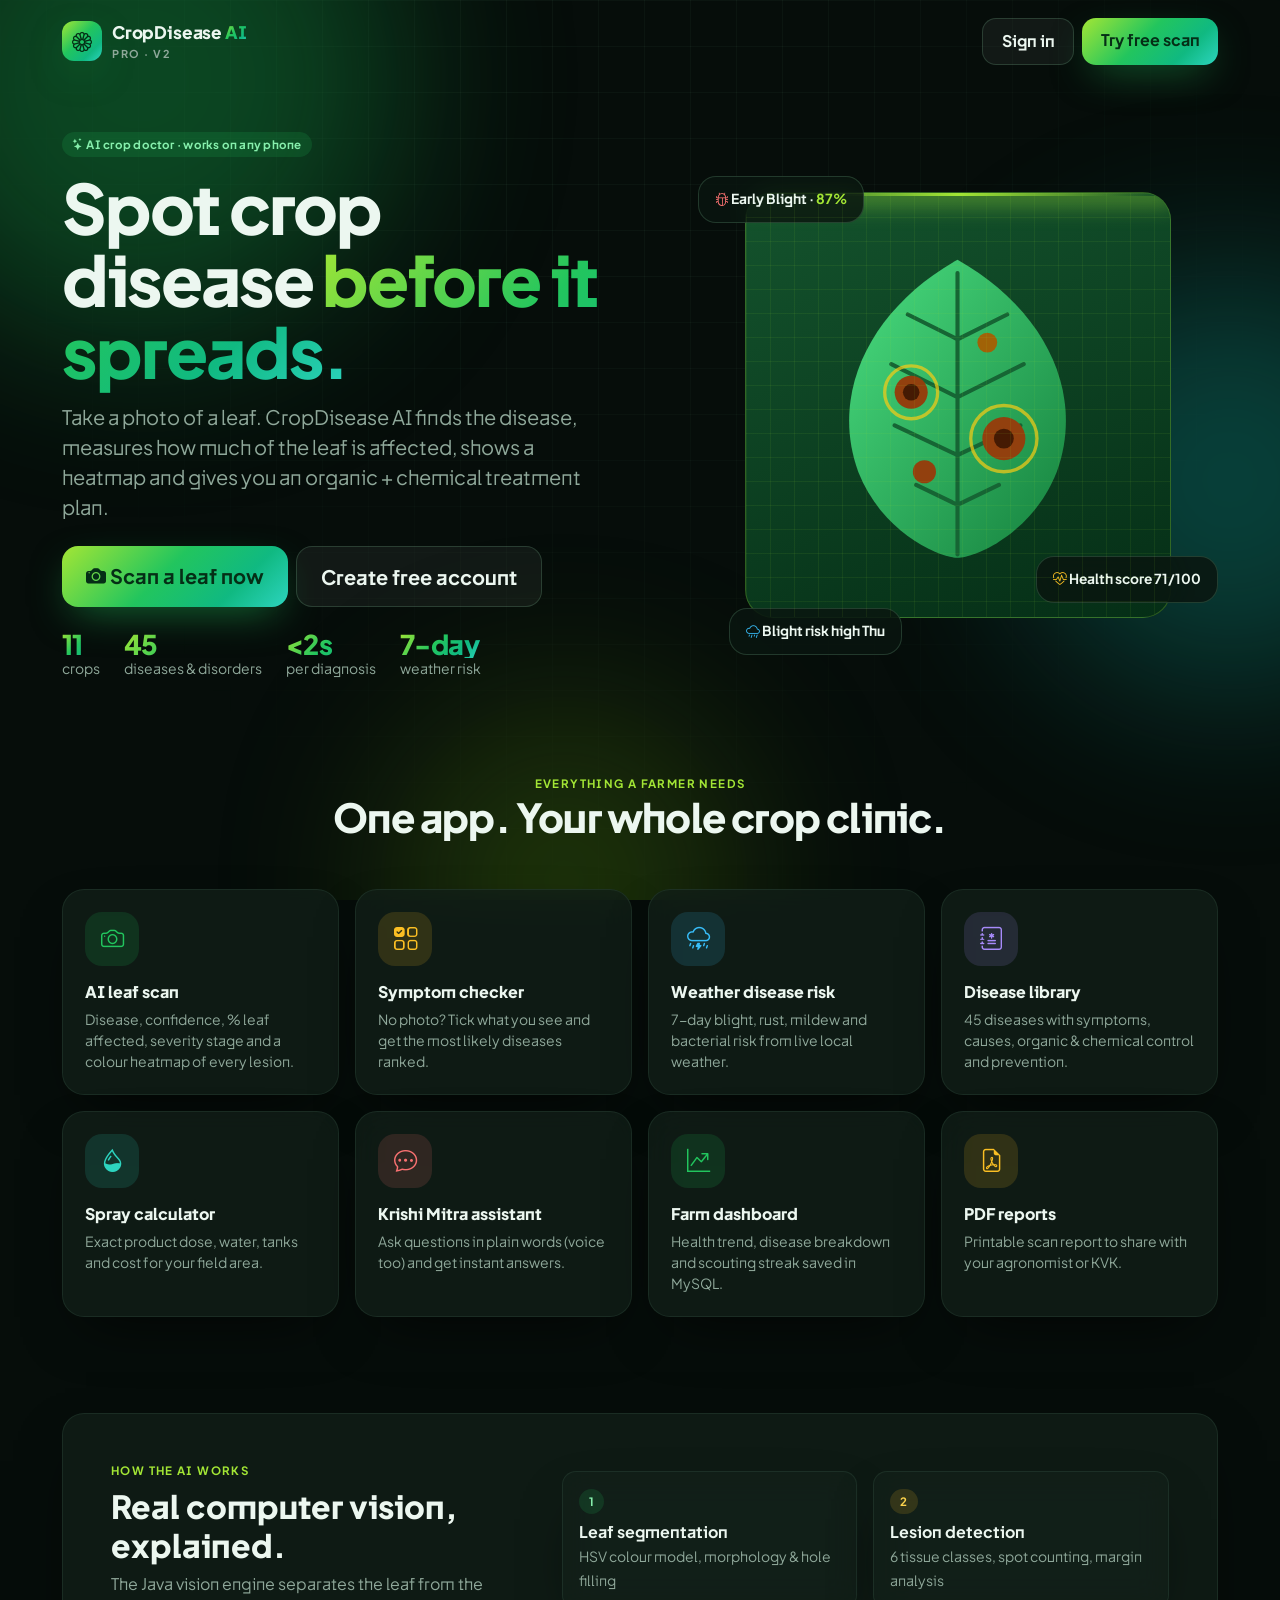
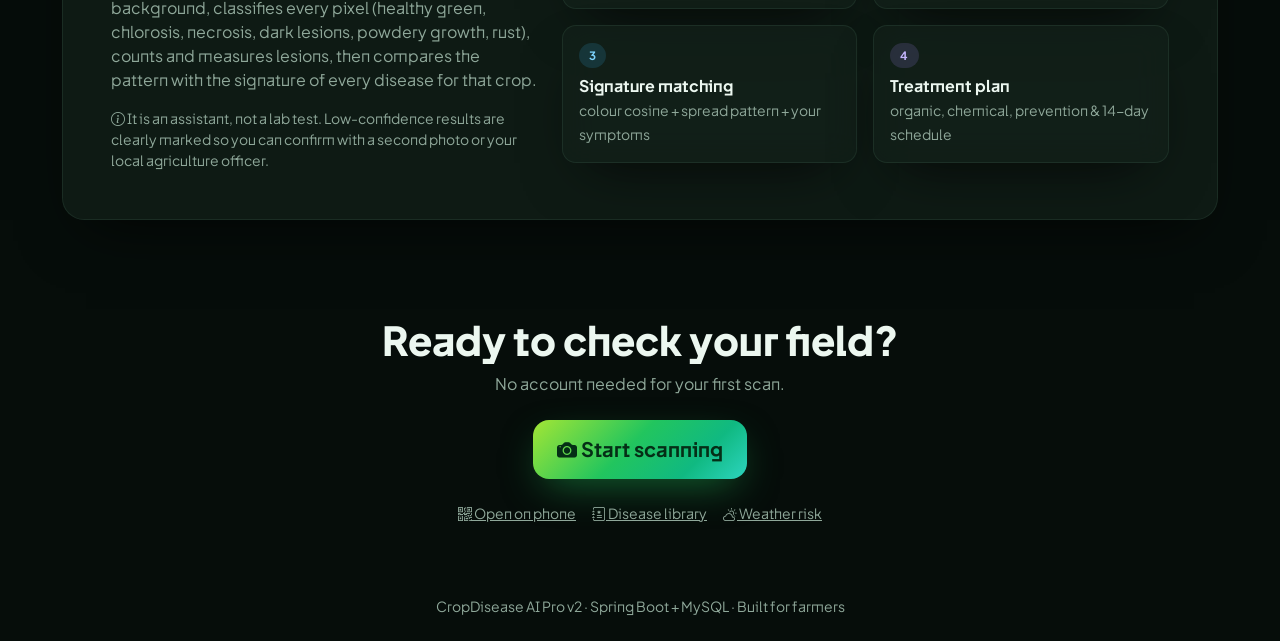
<file: src/main/resources/static/index.html>
<!DOCTYPE html>
<html lang="en" data-bs-theme="dark">
<head>
    <meta charset="UTF-8">
    <meta name="viewport" content="width=device-width, initial-scale=1, viewport-fit=cover">
    <title>CropDisease AI Pro · AI crop doctor</title>
    <meta name="description" content="Detect crop leaf diseases from a photo, get treatment plans, weather disease-risk alerts and a farm assistant.">
    <link href="https://fonts.googleapis.com/css2?family=Plus+Jakarta+Sans:wght@400;500;600;700;800&display=swap" rel="stylesheet">
    <link href="https://cdn.jsdelivr.net/npm/bootstrap@5.3.3/dist/css/bootstrap.min.css" rel="stylesheet">
    <link href="https://cdn.jsdelivr.net/npm/bootstrap-icons@1.11.3/font/bootstrap-icons.min.css" rel="stylesheet">
    <link href="css/app.css" rel="stylesheet">
    <meta name="theme-color" content="#060D0A">
    <link rel="icon" href="img/logo.svg" type="image/svg+xml">
    <link rel="manifest" href="manifest.webmanifest">
</head>
<body>
<div class="bg-orbs"><span></span><span></span><span></span></div>
<div class="container" style="max-width:1180px">
    <nav class="nav-land">
        <a href="index.html" class="brand p-0"><span class="brand-mark"><i class="bi bi-flower1"></i></span>
            <span><b>CropDisease <span class="text-grad">AI</span></b><small>Pro · v2</small></span></a>
        <div class="d-flex gap-2" id="navBtns">
            <a href="login.html" class="btn btn-glass d-none d-sm-inline-block">Sign in</a>
            <a href="scan.html" class="btn btn-grad">Try free scan</a>
        </div>
    </nav>

    <!-- HERO -->
    <section class="row align-items-center g-5 py-4 py-lg-5">
        <div class="col-lg-6">
            <span class="badge-soft b-green reveal d1"><i class="bi bi-stars"></i> AI crop doctor · works on any phone</span>
            <h1 class="display-hero mt-3 reveal d2">Spot crop disease <span class="text-grad">before it spreads.</span></h1>
            <p class="fs-5 text-muted mt-3 reveal d3" style="max-width:520px">Take a photo of a leaf. CropDisease AI finds the disease, measures how much of the leaf is affected, shows a heatmap and gives you an organic + chemical treatment plan.</p>
            <div class="d-flex flex-wrap gap-2 mt-4 reveal d4">
                <a href="scan.html" class="btn btn-grad btn-lg"><i class="bi bi-camera-fill"></i> Scan a leaf now</a>
                <a href="signup.html" class="btn btn-glass btn-lg">Create free account</a>
            </div>
            <div class="d-flex gap-4 mt-4 reveal d5">
                <div><div class="stat-val text-grad">11</div><div class="small text-muted">crops</div></div>
                <div><div class="stat-val text-grad">45</div><div class="small text-muted">diseases & disorders</div></div>
                <div><div class="stat-val text-grad">&lt;2s</div><div class="small text-muted">per diagnosis</div></div>
                <div><div class="stat-val text-grad">7-day</div><div class="small text-muted">weather risk</div></div>
            </div>
        </div>
        <div class="col-lg-6">
            <div class="hero-visual reveal d3">
                <div class="leaf-card scanning">
                    <svg viewBox="0 0 200 200" width="78%" aria-hidden="true">
                        <defs><linearGradient id="lg" x1="0" y1="0" x2="1" y2="1"><stop offset="0" stop-color="#4ADE80"/><stop offset="1" stop-color="#15803D"/></linearGradient></defs>
                        <path d="M100 12 C150 40 178 90 160 140 C145 178 110 192 100 192 C90 192 55 178 40 140 C22 90 50 40 100 12Z" fill="url(#lg)"/>
                        <path d="M100 20 L100 190 M100 60 L70 45 M100 60 L130 45 M100 95 L60 75 M100 95 L140 75 M100 130 L62 112 M100 130 L138 112 M100 160 L75 148 M100 160 L125 148" stroke="#166534" stroke-width="2.5" fill="none" stroke-linecap="round"/>
                        <circle cx="72" cy="92" r="10" fill="#92400E"/><circle cx="72" cy="92" r="5" fill="#451A03"/>
                        <circle cx="128" cy="120" r="13" fill="#92400E"/><circle cx="128" cy="120" r="6" fill="#451A03"/>
                        <circle cx="118" cy="62" r="6" fill="#A16207"/><circle cx="80" cy="140" r="7" fill="#92400E"/>
                        <circle cx="72" cy="92" r="16" fill="none" stroke="#FACC15" stroke-width="2" opacity=".7"/>
                        <circle cx="128" cy="120" r="20" fill="none" stroke="#FACC15" stroke-width="2" opacity=".7"/>
                    </svg>
                </div>
                <div class="float-chip" style="top:6%;left:0"><i class="bi bi-bug text-red"></i> Early Blight · <span class="text-lime">87%</span></div>
                <div class="float-chip" style="bottom:12%;right:0;animation-delay:-2s"><i class="bi bi-heart-pulse text-amber"></i> Health score 71/100</div>
                <div class="float-chip" style="bottom:2%;left:6%;animation-delay:-3.5s"><i class="bi bi-cloud-rain text-sky"></i> Blight risk high Thu</div>
            </div>
        </div>
    </section>

    <!-- FEATURES -->
    <section class="py-5">
        <div class="text-center mb-5">
            <div class="small-caps text-lime">Everything a farmer needs</div>
            <h2 class="fw-800 display-6" style="letter-spacing:-.02em">One app. Your whole crop clinic.</h2>
        </div>
        <div class="row g-3" id="features"></div>
    </section>

    <!-- HOW -->
    <section class="py-5">
        <div class="glass p-4 p-lg-5">
            <div class="row g-4 align-items-center">
                <div class="col-lg-5">
                    <div class="small-caps text-lime">How the AI works</div>
                    <h2 class="fw-800 mt-2">Real computer vision, explained.</h2>
                    <p class="text-muted">The Java vision engine separates the leaf from the background, classifies every pixel (healthy green, chlorosis, necrosis, dark lesions, powdery growth, rust), counts and measures lesions, then compares the pattern with the signature of every disease for that crop.</p>
                    <p class="text-muted small mb-0"><i class="bi bi-info-circle"></i> It is an assistant, not a lab test. Low-confidence results are clearly marked so you can confirm with a second photo or your local agriculture officer.</p>
                </div>
                <div class="col-lg-7">
                    <div class="row g-3">
                        <div class="col-6"><div class="glass glass-sm h-100"><span class="badge-soft b-green">1</span><b class="d-block mt-2">Leaf segmentation</b><span class="small text-muted">HSV colour model, morphology & hole filling</span></div></div>
                        <div class="col-6"><div class="glass glass-sm h-100"><span class="badge-soft b-amber">2</span><b class="d-block mt-2">Lesion detection</b><span class="small text-muted">6 tissue classes, spot counting, margin analysis</span></div></div>
                        <div class="col-6"><div class="glass glass-sm h-100"><span class="badge-soft b-sky">3</span><b class="d-block mt-2">Signature matching</b><span class="small text-muted">colour cosine + spread pattern + your symptoms</span></div></div>
                        <div class="col-6"><div class="glass glass-sm h-100"><span class="badge-soft b-violet">4</span><b class="d-block mt-2">Treatment plan</b><span class="small text-muted">organic, chemical, prevention & 14-day schedule</span></div></div>
                    </div>
                </div>
            </div>
        </div>
    </section>

    <section class="py-5 text-center">
        <h2 class="fw-800 display-6">Ready to check your field?</h2>
        <p class="text-muted">No account needed for your first scan.</p>
        <a href="scan.html" class="btn btn-grad btn-lg mt-2"><i class="bi bi-camera-fill"></i> Start scanning</a>
        <div class="d-flex justify-content-center gap-3 mt-4 small text-muted">
            <a href="qr.html" class="text-muted"><i class="bi bi-qr-code"></i> Open on phone</a>
            <a href="library.html" class="text-muted"><i class="bi bi-journal-medical"></i> Disease library</a>
            <a href="weather.html" class="text-muted"><i class="bi bi-cloud-sun"></i> Weather risk</a>
        </div>
    </section>
    <footer class="text-center text-muted small py-4">CropDisease AI Pro v2 · Spring Boot + MySQL · Built for farmers</footer>
</div>
<script src="js/app.js"></script>
<script>
    const u = CD.user();
    if (u) CD.$("#navBtns").innerHTML = `<a href="home.html" class="btn btn-grad"><i class="bi bi-grid-1x2"></i> Open dashboard</a>`;
    const F = [
        ["bi-camera", "ico-green", "AI leaf scan", "Disease, confidence, % leaf affected, severity stage and a colour heatmap of every lesion."],
        ["bi-ui-checks-grid", "ico-amber", "Symptom checker", "No photo? Tick what you see and get the most likely diseases ranked."],
        ["bi-cloud-lightning-rain", "ico-sky", "Weather disease risk", "7-day blight, rust, mildew and bacterial risk from live local weather."],
        ["bi-journal-medical", "ico-violet", "Disease library", "45 diseases with symptoms, causes, organic & chemical control and prevention."],
        ["bi-droplet-half", "ico-teal", "Spray calculator", "Exact product dose, water, tanks and cost for your field area."],
        ["bi-chat-dots", "ico-red", "Krishi Mitra assistant", "Ask questions in plain words (voice too) and get instant answers."],
        ["bi-graph-up-arrow", "ico-green", "Farm dashboard", "Health trend, disease breakdown and scouting streak saved in MySQL."],
        ["bi-file-earmark-pdf", "ico-amber", "PDF reports", "Printable scan report to share with your agronomist or KVK."],
    ];
    CD.$("#features").innerHTML = F.map(([i, c, t, d], k) => `<div class="col-sm-6 col-lg-3"><div class="glass h-100 hoverable reveal d${(k % 5) + 1}">
        <div class="feature-ico ${c}"><i class="bi ${i}"></i></div><h6 class="fw-800">${t}</h6><p class="small text-muted mb-0">${d}</p></div></div>`).join("");
</script>
</body>
</html>
</file>
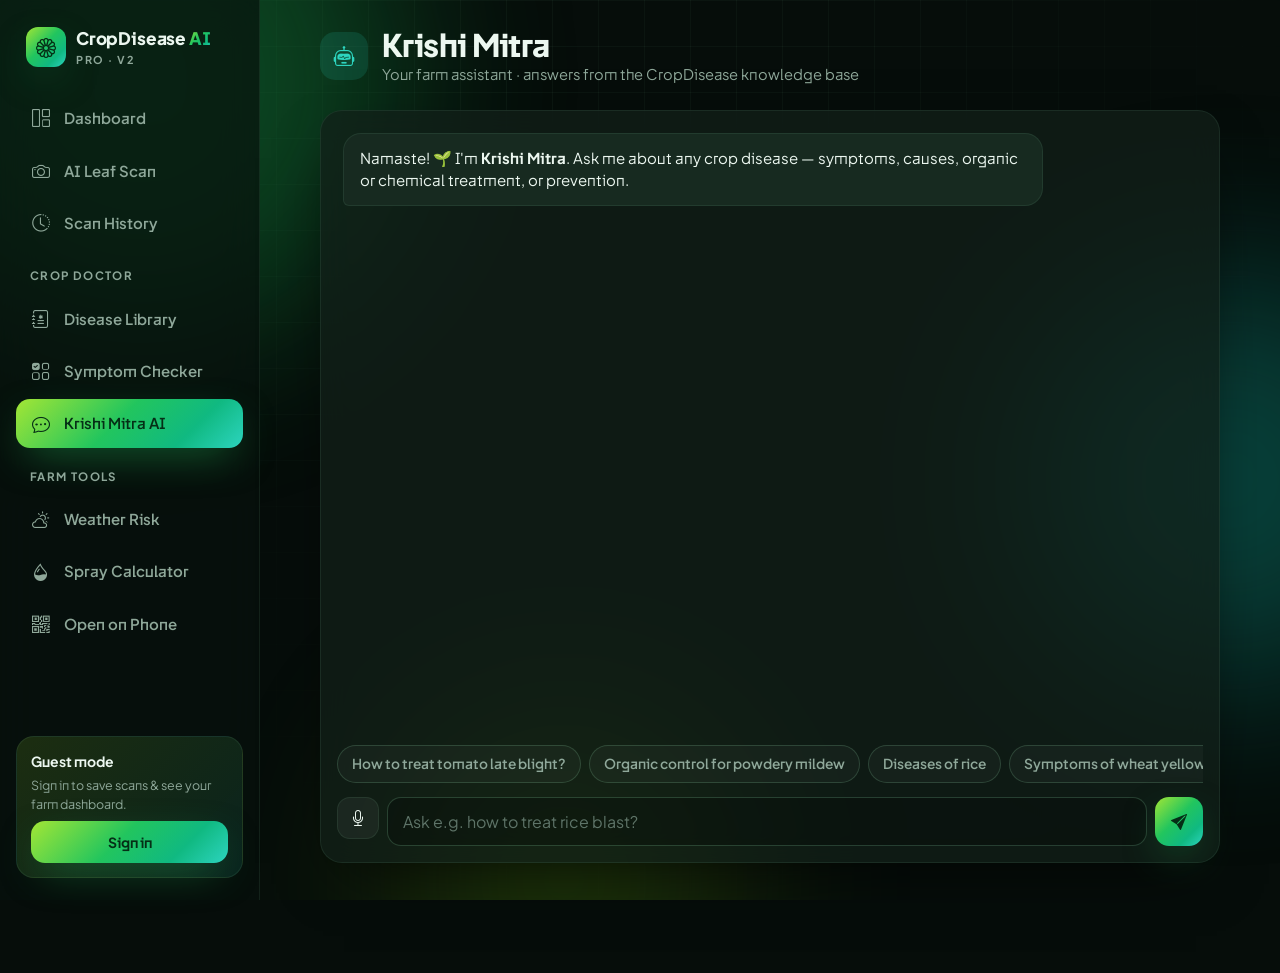
<file: src/main/resources/static/assistant.html>
<!DOCTYPE html>
<html lang="en" data-bs-theme="dark">
<head>
    <meta charset="UTF-8">
    <meta name="viewport" content="width=device-width, initial-scale=1, viewport-fit=cover">
    <title>Krishi Mitra · CropDisease AI</title>
    <link href="https://fonts.googleapis.com/css2?family=Plus+Jakarta+Sans:wght@400;500;600;700;800&display=swap" rel="stylesheet">
    <link href="https://cdn.jsdelivr.net/npm/bootstrap@5.3.3/dist/css/bootstrap.min.css" rel="stylesheet">
    <link href="https://cdn.jsdelivr.net/npm/bootstrap-icons@1.11.3/font/bootstrap-icons.min.css" rel="stylesheet">
    <link href="css/app.css" rel="stylesheet">
    <meta name="theme-color" content="#060D0A">
    <link rel="icon" href="img/logo.svg" type="image/svg+xml">
</head>
<body>
<div class="bg-orbs"><span></span><span></span><span></span></div>
<div class="app">
    <aside class="sidebar" id="sidebar"></aside>
    <main class="main"><div class="content" style="max-width:900px">
        <div class="mobile-head align-items-center mb-3" id="mobileHead"></div>
        <div class="topbar">
            <div class="stat-ico ico-teal"><i class="bi bi-robot"></i></div>
            <div class="flex-grow-1"><h1>Krishi Mitra</h1><div class="sub">Your farm assistant · answers from the CropDisease knowledge base</div></div>
        </div>
        <div class="glass p-3">
            <div class="chat" id="chat"></div>
            <div class="chip-scroll my-2" id="sugg"></div>
            <form class="d-flex gap-2" id="form">
                <button type="button" class="icon-btn flex-shrink-0" id="mic" title="Speak"><i class="bi bi-mic"></i></button>
                <input class="form-control" id="q" placeholder="Ask e.g. how to treat rice blast?" autocomplete="off">
                <button class="btn btn-grad px-3"><i class="bi bi-send-fill"></i></button>
            </form>
        </div>
    </div></main>
</div>
<nav class="bottom-nav" id="bottomNav"></nav>
<script src="js/app.js"></script>
<script>
    CD.shell("assistant");
    const chat = CD.$("#chat");

    function add(html, who) {
        const m = document.createElement("div");
        m.className = "msg " + who;
        m.innerHTML = html;
        chat.appendChild(m);
        chat.scrollTop = chat.scrollHeight;
        return m;
    }
    function suggestions(list) {
        CD.$("#sugg").innerHTML = (list || []).map(s => `<span class="chip">${CD.esc(s)}</span>`).join("");
    }
    CD.$("#sugg").addEventListener("click", e => { const c = e.target.closest(".chip"); if (c) ask(c.textContent); });

    async function ask(q) {
        q = q.trim(); if (!q) return;
        add(CD.esc(q), "me");
        CD.$("#q").value = "";
        const t = add(`<span class="typing"><span></span><span></span><span></span></span>`, "bot");
        try {
            const [r] = await Promise.all([CD.api("/api/assistant", { method: "POST", body: { question: q } }), new Promise(x => setTimeout(x, 600))]);
            t.innerHTML = `${CD.esc(r.text)}${r.bullets.length ? `<ul>${r.bullets.map(b => `<li>${CD.esc(b)}</li>`).join("")}</ul>` : ""}
                <div class="d-flex gap-2 mt-2">
                  ${r.diseaseCode ? `<a class="btn btn-glass btn-sm" href="disease.html?code=${r.diseaseCode}"><i class="bi bi-journal-medical"></i> Full guide</a>` : ""}
                  <button class="btn btn-glass btn-sm" data-say><i class="bi bi-volume-up"></i></button></div>`;
            t.querySelector("[data-say]").onclick = () => CD.speak(r.text + ". " + r.bullets.join(". "));
            suggestions(r.suggestions);
        } catch (e) { t.textContent = e.message; }
        chat.scrollTop = chat.scrollHeight;
    }

    CD.$("#form").onsubmit = e => { e.preventDefault(); ask(CD.$("#q").value); };

    // voice input (Chrome / Edge / Android)
    const SR = window.SpeechRecognition || window.webkitSpeechRecognition;
    if (SR) {
        const rec = new SR(); rec.lang = "en-IN"; rec.interimResults = false;
        rec.onresult = e => ask(e.results[0][0].transcript);
        rec.onend = () => CD.$("#mic").classList.remove("text-lime");
        CD.$("#mic").onclick = () => { CD.$("#mic").classList.add("text-lime"); rec.start(); };
    } else CD.$("#mic").onclick = () => CD.toast("Voice input isn't supported in this browser.");

    add(`Namaste${CD.user() ? " " + CD.esc(CD.user().fullName.split(" ")[0]) : ""}! 🌱 I'm <b>Krishi Mitra</b>. Ask me about any crop disease — symptoms, causes, organic or chemical treatment, or prevention.`, "bot");
    suggestions(["How to treat tomato late blight?", "Organic control for powdery mildew", "Diseases of rice", "Symptoms of wheat yellow rust", "What causes cotton leaf curl?"]);
</script>
</body>
</html>
</file>
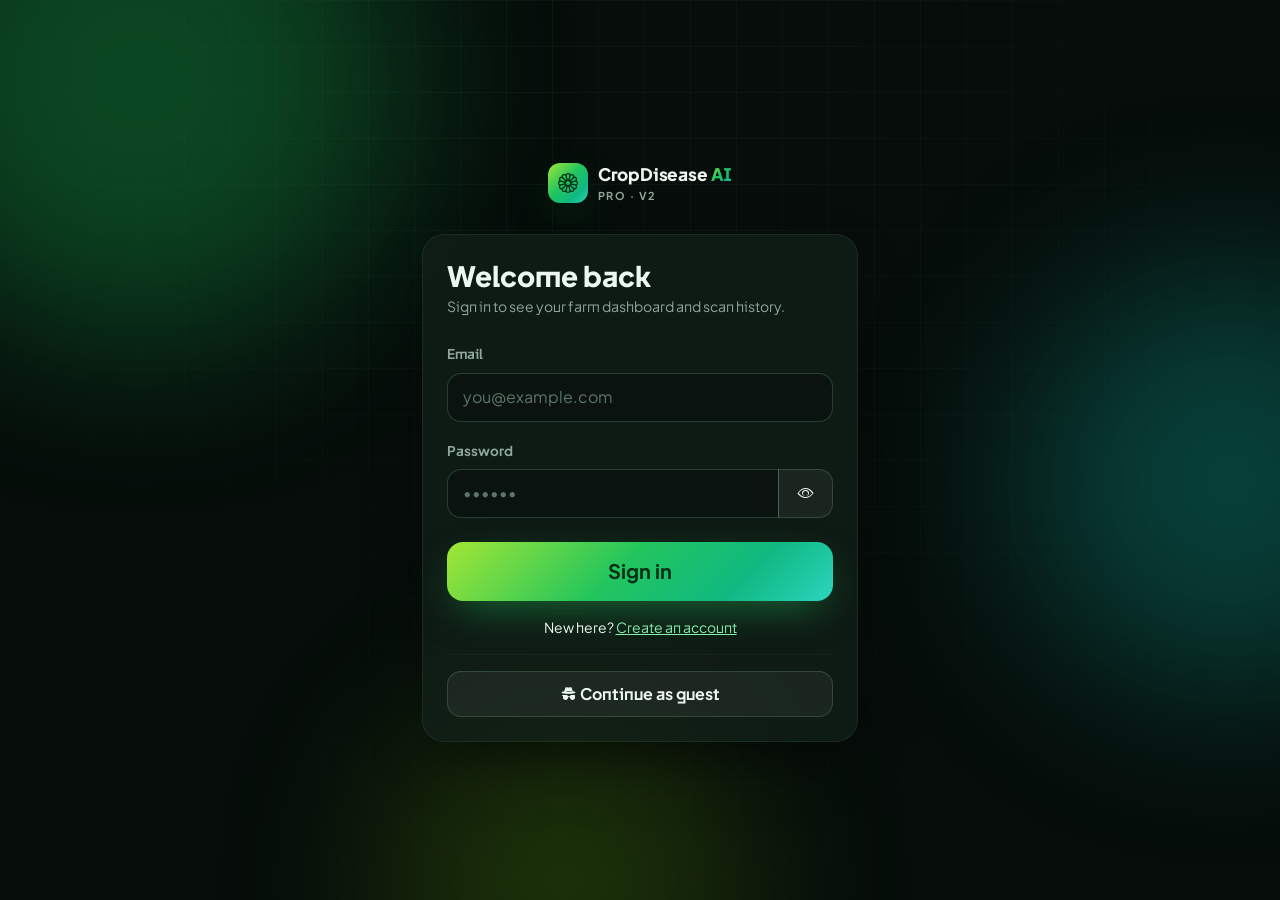
<file: src/main/resources/static/history.html>
<!DOCTYPE html>
<html lang="en" data-bs-theme="dark">
<head>
    <meta charset="UTF-8">
    <meta name="viewport" content="width=device-width, initial-scale=1, viewport-fit=cover">
    <title>Scan History · CropDisease AI</title>
    <link href="https://fonts.googleapis.com/css2?family=Plus+Jakarta+Sans:wght@400;500;600;700;800&display=swap" rel="stylesheet">
    <link href="https://cdn.jsdelivr.net/npm/bootstrap@5.3.3/dist/css/bootstrap.min.css" rel="stylesheet">
    <link href="https://cdn.jsdelivr.net/npm/bootstrap-icons@1.11.3/font/bootstrap-icons.min.css" rel="stylesheet">
    <link href="css/app.css" rel="stylesheet">
    <meta name="theme-color" content="#060D0A">
    <link rel="icon" href="img/logo.svg" type="image/svg+xml">
</head>
<body>
<div class="bg-orbs"><span></span><span></span><span></span></div>
<div class="app">
    <aside class="sidebar" id="sidebar"></aside>
    <main class="main"><div class="content">
        <div class="mobile-head align-items-center mb-3" id="mobileHead"></div>

        <section id="listView">
            <div class="topbar">
                <div class="flex-grow-1"><div class="small-caps">Saved in MySQL</div><h1>Scan History</h1>
                    <div class="sub">Every leaf you scanned, with its diagnosis, health score and heatmap.</div></div>
                <a href="scan.html" class="btn btn-grad"><i class="bi bi-camera"></i> <span class="d-none d-sm-inline">New scan</span></a>
            </div>
            <div class="glass glass-sm mb-3 d-flex flex-wrap gap-2 align-items-center">
                <div class="input-group" style="max-width:320px"><span class="input-group-text"><i class="bi bi-search"></i></span>
                    <input class="form-control" id="q" placeholder="Search disease, field, crop..."></div>
                <div class="chip-row" id="filters">
                    <span class="chip active" data-f="all">All</span>
                    <span class="chip" data-f="DISEASED">Diseased</span>
                    <span class="chip" data-f="UNCERTAIN">Uncertain</span>
                    <span class="chip" data-f="HEALTHY">Healthy</span>
                </div>
                <span class="ms-auto text-muted small" id="count"></span>
            </div>
            <div class="row g-3" id="list"></div>
        </section>

        <section id="detailView" class="d-none">
            <div class="topbar">
                <button class="icon-btn" id="back"><i class="bi bi-arrow-left"></i></button>
                <div class="flex-grow-1"><div class="small-caps" id="dDate"></div><h1 id="dTitle">Scan</h1></div>
                <button class="btn btn-glass btn-sm" id="del"><i class="bi bi-trash"></i> Delete</button>
            </div>
            <div id="dNotes"></div>
            <div id="detail"></div>
        </section>
    </div></main>
</div>
<nav class="bottom-nav" id="bottomNav"></nav>

<script src="js/app.js"></script>
<script>
    CD.shell("history");
    const me = CD.requireUser();
    let scans = [], filter = "all", openId = null;

    async function load() {
        scans = await CD.api("/api/scans?userId=" + me.id);
        render();
        const open = new URLSearchParams(location.search).get("open");
        if (open) openScan(open);
    }

    function render() {
        const q = CD.$("#q").value.trim().toLowerCase();
        const list = scans.filter(s => (filter === "all" || s.status === filter) &&
            (!q || (s.diagnosis + " " + (s.fieldName || "") + " " + s.cropCode + " " + (s.notes || "")).toLowerCase().includes(q)));
        CD.$("#count").textContent = list.length + " of " + scans.length + " scans";
        CD.$("#list").innerHTML = list.length ? list.map((s, i) => `
            <div class="col-sm-6 col-xl-4"><div class="glass glass-sm hoverable h-100 reveal d${(i % 5) + 1}" style="cursor:pointer" data-id="${s.id}">
                <div class="position-relative mb-3" style="aspect-ratio:16/10;border-radius:14px;overflow:hidden;background:#000">
                    <img src="${s.heatmapPath}" style="position:absolute;inset:0;width:100%;height:100%;object-fit:cover;opacity:.35" alt="">
                    <img src="${s.imagePath}" style="position:absolute;inset:0;width:100%;height:100%;object-fit:contain" alt="">
                    <span class="position-absolute top-0 end-0 m-2 badge-soft ${s.status === "HEALTHY" ? "b-green" : s.status === "UNCERTAIN" ? "b-amber" : "b-red"}">${s.status.toLowerCase()}</span>
                </div>
                <div class="d-flex justify-content-between gap-2">
                    <div class="min-w-0"><b class="d-block text-truncate">${CD.esc(s.diagnosis)}</b>
                    <div class="text-muted small">${CD.timeAgo(s.createdAt)} · <span data-crop="${s.cropCode}">${CD.esc(s.cropCode)}</span>${s.fieldName ? " · " + CD.esc(s.fieldName) : ""}</div></div>
                    <div class="text-end"><b class="${s.healthScore >= 80 ? "text-lime" : s.healthScore >= 55 ? "text-amber" : "text-red"}">${s.healthScore}</b><div class="text-muted" style="font-size:.68rem">health</div></div>
                </div>
                <div class="meter mt-2" style="height:6px"><span style="width:${Math.round(s.confidence * 100)}%"></span></div>
                <div class="d-flex justify-content-between text-muted mt-1" style="font-size:.72rem"><span>${Math.round(s.confidence * 100)}% confidence</span><span>${s.severityPct}% affected · ${s.stage}</span></div>
            </div></div>`).join("")
            : `<div class="col-12"><div class="glass empty"><i class="bi bi-inbox"></i>${scans.length ? "No scans match this filter." : "No scans yet. <a href='scan.html'>Scan your first leaf</a>."}</div></div>`;
        document.querySelectorAll("[data-crop]").forEach(async el => el.textContent = await CD.cropName(el.dataset.crop));
    }

    async function openScan(id) {
        try {
            const data = await CD.api(`/api/scans/${id}?userId=${me.id}`);
            openId = id;
            CD.$("#dTitle").textContent = data.diagnosis.title;
            CD.$("#dDate").textContent = CD.fmtDate(data.createdAt);
            CD.$("#dNotes").innerHTML = (data.fieldName || data.notes) ? `<div class="glass glass-sm mb-3 small"><i class="bi bi-sticky text-amber"></i> ${data.fieldName ? "<b>" + CD.esc(data.fieldName) + "</b> · " : ""}${CD.esc(data.notes || "")}</div>` : "";
            CD.renderResult(CD.$("#detail"), data);
            CD.$("#listView").classList.add("d-none");
            CD.$("#detailView").classList.remove("d-none");
            history.replaceState(null, "", "history.html?open=" + id);
            window.scrollTo(0, 0);
        } catch (e) { CD.toast(e.message, "err"); }
    }

    CD.$("#list").addEventListener("click", e => { const c = e.target.closest("[data-id]"); if (c) openScan(c.dataset.id); });
    CD.$("#back").onclick = () => { CD.$("#detailView").classList.add("d-none"); CD.$("#listView").classList.remove("d-none"); history.replaceState(null, "", "history.html"); };
    CD.$("#del").onclick = async () => {
        if (!confirm("Delete this scan and its photos permanently?")) return;
        await CD.api(`/api/scans/${openId}?userId=${me.id}`, { method: "DELETE" });
        CD.toast("Scan deleted.", "ok");
        scans = scans.filter(s => String(s.id) !== String(openId));
        CD.$("#back").click();
        render();
    };
    CD.$("#q").addEventListener("input", render);
    CD.$("#filters").addEventListener("click", e => {
        const c = e.target.closest(".chip"); if (!c) return;
        filter = c.dataset.f;
        document.querySelectorAll("#filters .chip").forEach(x => x.classList.toggle("active", x === c));
        render();
    });
    load().catch(e => CD.toast(e.message, "err"));
</script>
</body>
</html>
</file>
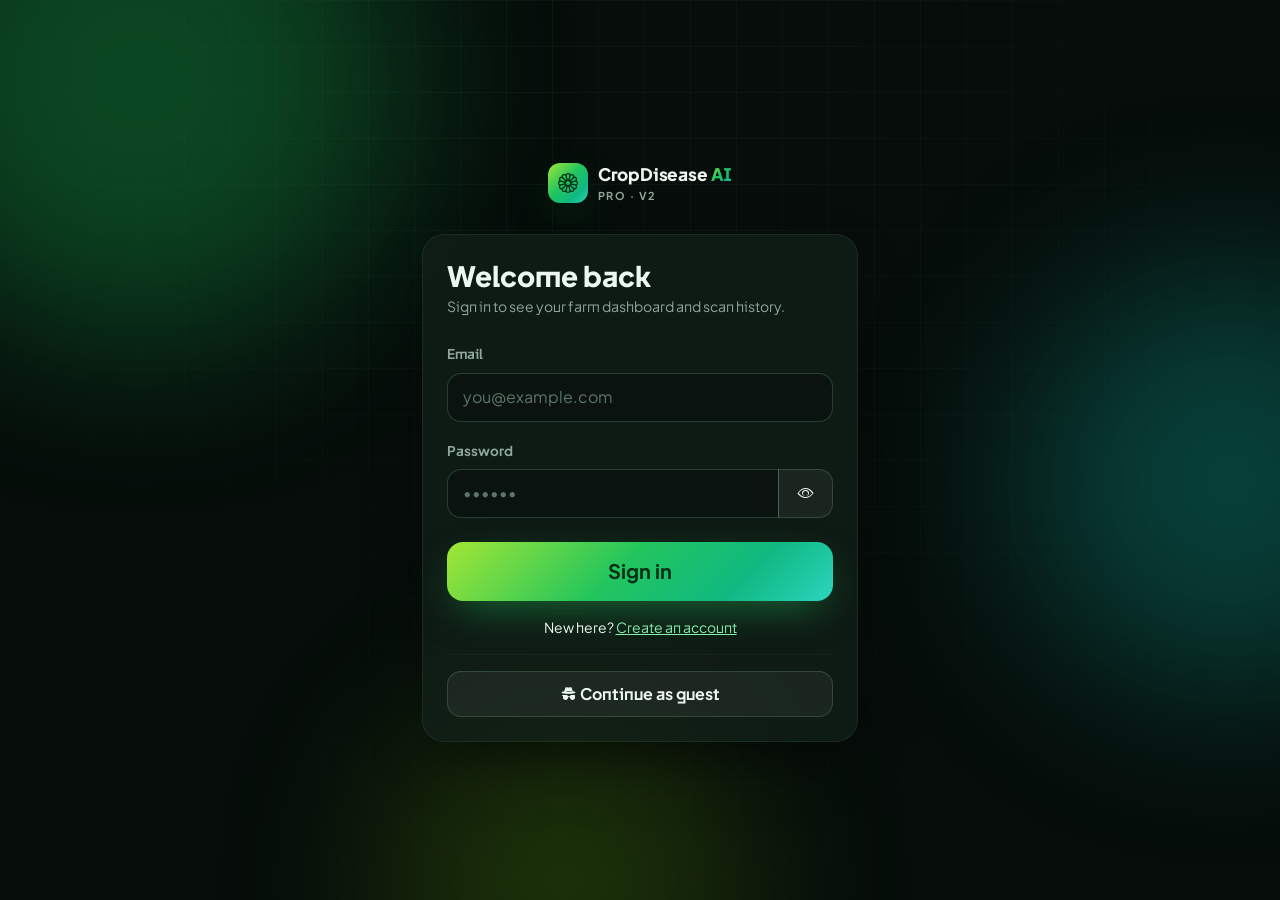
<file: src/main/resources/static/login.html>
<!DOCTYPE html>
<html lang="en" data-bs-theme="dark">
<head>
    <meta charset="UTF-8">
    <meta name="viewport" content="width=device-width, initial-scale=1, viewport-fit=cover">
    <title>Sign in · CropDisease AI</title>
    <link href="https://fonts.googleapis.com/css2?family=Plus+Jakarta+Sans:wght@400;500;600;700;800&display=swap" rel="stylesheet">
    <link href="https://cdn.jsdelivr.net/npm/bootstrap@5.3.3/dist/css/bootstrap.min.css" rel="stylesheet">
    <link href="https://cdn.jsdelivr.net/npm/bootstrap-icons@1.11.3/font/bootstrap-icons.min.css" rel="stylesheet">
    <link href="css/app.css" rel="stylesheet">
    <meta name="theme-color" content="#060D0A">
    <link rel="icon" href="img/logo.svg" type="image/svg+xml">
</head>
<body>
<div class="bg-orbs"><span></span><span></span><span></span></div>
<div class="container d-flex align-items-center justify-content-center" style="min-height:100vh;max-width:460px">
    <div class="w-100 py-4">
        <a href="index.html" class="brand justify-content-center mb-2"><span class="brand-mark"><i class="bi bi-flower1"></i></span>
            <span><b>CropDisease <span class="text-grad">AI</span></b><small>Pro · v2</small></span></a>
        <form class="glass p-4 reveal d1" id="form">
            <h3 class="fw-800 mb-1">Welcome back</h3>
            <p class="text-muted small mb-4">Sign in to see your farm dashboard and scan history.</p>
            <label class="form-label">Email</label>
            <input type="email" class="form-control mb-3" id="email" required autocomplete="email" placeholder="you@example.com">
            <label class="form-label">Password</label>
            <div class="input-group mb-4">
                <input type="password" class="form-control" id="pw" required autocomplete="current-password" placeholder="••••••">
                <button class="btn btn-glass" type="button" id="eye"><i class="bi bi-eye"></i></button>
            </div>
            <button class="btn btn-grad btn-lg w-100" id="btn">Sign in</button>
            <div class="text-center small mt-3">New here? <a href="signup.html">Create an account</a></div>
            <hr>
            <a href="scan.html" class="btn btn-glass w-100"><i class="bi bi-incognito"></i> Continue as guest</a>
        </form>
    </div>
</div>
<script src="js/app.js"></script>
<script>
    const next = new URLSearchParams(location.search).get("next") || "home.html";
    if (CD.user()) location.replace(next);
    CD.$("#eye").onclick = () => { const p = CD.$("#pw"); p.type = p.type === "password" ? "text" : "password"; };
    CD.$("#form").onsubmit = async e => {
        e.preventDefault();
        const b = CD.$("#btn"); b.disabled = true; b.innerHTML = `<span class="spin bi bi-arrow-repeat"></span> Signing in`;
        try {
            const u = await CD.api("/api/users/login", { method: "POST", body: { email: CD.$("#email").value, password: CD.$("#pw").value } });
            CD.setUser(u);
            location.href = /^[a-z]+\.html/.test(next) ? next : "home.html";
        } catch (err) { CD.toast(err.message, "err"); b.disabled = false; b.textContent = "Sign in"; }
    };
</script>
</body>
</html>
</file>
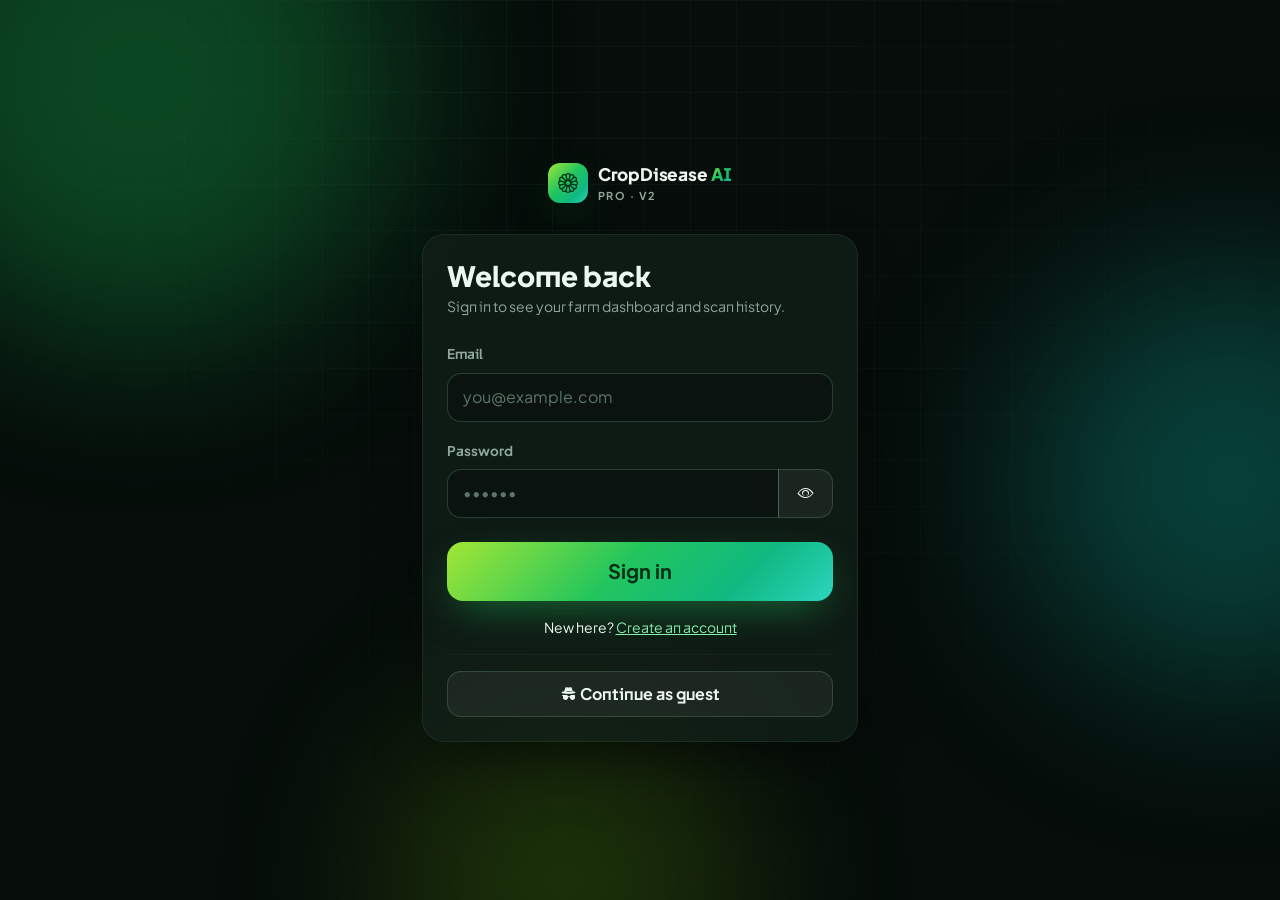
<file: src/main/resources/static/profile.html>
<!DOCTYPE html>
<html lang="en" data-bs-theme="dark">
<head>
    <meta charset="UTF-8">
    <meta name="viewport" content="width=device-width, initial-scale=1, viewport-fit=cover">
    <title>Profile · CropDisease AI</title>
    <link href="https://fonts.googleapis.com/css2?family=Plus+Jakarta+Sans:wght@400;500;600;700;800&display=swap" rel="stylesheet">
    <link href="https://cdn.jsdelivr.net/npm/bootstrap@5.3.3/dist/css/bootstrap.min.css" rel="stylesheet">
    <link href="https://cdn.jsdelivr.net/npm/bootstrap-icons@1.11.3/font/bootstrap-icons.min.css" rel="stylesheet">
    <link href="css/app.css" rel="stylesheet">
    <meta name="theme-color" content="#060D0A">
    <link rel="icon" href="img/logo.svg" type="image/svg+xml">
</head>
<body>
<div class="bg-orbs"><span></span><span></span><span></span></div>
<div class="app">
    <aside class="sidebar" id="sidebar"></aside>
    <main class="main"><div class="content" style="max-width:820px">
        <div class="mobile-head align-items-center mb-3" id="mobileHead"></div>
        <div class="glass card-grad mb-3 reveal d1 d-flex align-items-center gap-3">
            <span class="avatar" style="width:72px;height:72px;font-size:1.6rem;border-radius:22px" id="av"></span>
            <div class="flex-grow-1"><h3 class="fw-800 mb-0" id="nm"></h3><div style="color:rgba(5,46,22,.75)" id="sub"></div></div>
            <button class="btn btn-dark fw-700" id="out"><i class="bi bi-box-arrow-right"></i> <span class="d-none d-sm-inline">Sign out</span></button>
        </div>
        <form class="glass reveal d2" id="form">
            <h5 class="fw-800 mb-3">Farm profile</h5>
            <div class="row g-3">
                <div class="col-sm-6"><label class="form-label">Full name</label><input class="form-control" id="fullName"></div>
                <div class="col-sm-6"><label class="form-label">Phone</label><input class="form-control" id="phone"></div>
                <div class="col-sm-6"><label class="form-label">Village / town</label><input class="form-control" id="village"></div>
                <div class="col-sm-6"><label class="form-label">Farm size (acres)</label><input type="number" step="0.1" class="form-control" id="farmSizeAcres"></div>
                <div class="col-sm-6"><label class="form-label">Main crop</label><select class="form-select" id="primaryCrop"><option value="">—</option></select></div>
                <div class="col-sm-6"><label class="form-label">Farm location (for weather)</label>
                    <div class="input-group"><input class="form-control" id="loc" readonly placeholder="not set"><button type="button" class="btn btn-glass" id="gps"><i class="bi bi-crosshair"></i></button></div></div>
            </div>
            <button class="btn btn-grad mt-4"><i class="bi bi-check2"></i> Save profile</button>
        </form>
    </div></main>
</div>
<nav class="bottom-nav" id="bottomNav"></nav>
<script src="js/app.js"></script>
<script>
    CD.shell("");
    let me = CD.requireUser();
    let lat = me.latitude, lon = me.longitude;
    function fill() {
        CD.$("#av").textContent = CD.initials(me.fullName);
        CD.$("#nm").textContent = me.fullName;
        CD.$("#sub").textContent = me.email + " · member since " + new Date(me.createdAt).toLocaleDateString();
        ["fullName", "phone", "village", "farmSizeAcres"].forEach(k => CD.$("#" + k).value = me[k] ?? "");
        CD.$("#loc").value = lat ? `${lat}, ${lon}` : "";
    }
    CD.crops().then(cs => {
        CD.$("#primaryCrop").innerHTML += cs.filter(c => c.code !== "general").map(c => `<option value="${c.code}">${c.emoji} ${CD.esc(c.name)}</option>`).join("");
        CD.$("#primaryCrop").value = me.primaryCrop || "";
    });
    fill();
    CD.api("/api/users/" + me.id).then(u => { me = u; CD.setUser(u); lat = u.latitude; lon = u.longitude; fill(); }).catch(e => { if (e.status === 404) CD.logout(); });
    CD.$("#gps").onclick = () => navigator.geolocation.getCurrentPosition(p => { lat = +p.coords.latitude.toFixed(4); lon = +p.coords.longitude.toFixed(4); CD.$("#loc").value = `${lat}, ${lon}`; },
        () => CD.toast("Location permission denied.", "err"));
    CD.$("#out").onclick = CD.logout;
    CD.$("#form").onsubmit = async e => {
        e.preventDefault();
        try {
            me = await CD.api("/api/users/" + me.id, { method: "PUT", body: {
                fullName: CD.$("#fullName").value, phone: CD.$("#phone").value, village: CD.$("#village").value,
                farmSizeAcres: CD.$("#farmSizeAcres").value ? +CD.$("#farmSizeAcres").value : 0, primaryCrop: CD.$("#primaryCrop").value,
                latitude: lat, longitude: lon } });
            CD.setUser(me); fill(); CD.shell("");
            CD.toast("Profile saved.", "ok");
        } catch (err) { CD.toast(err.message, "err"); }
    };
</script>
</body>
</html>
</file>
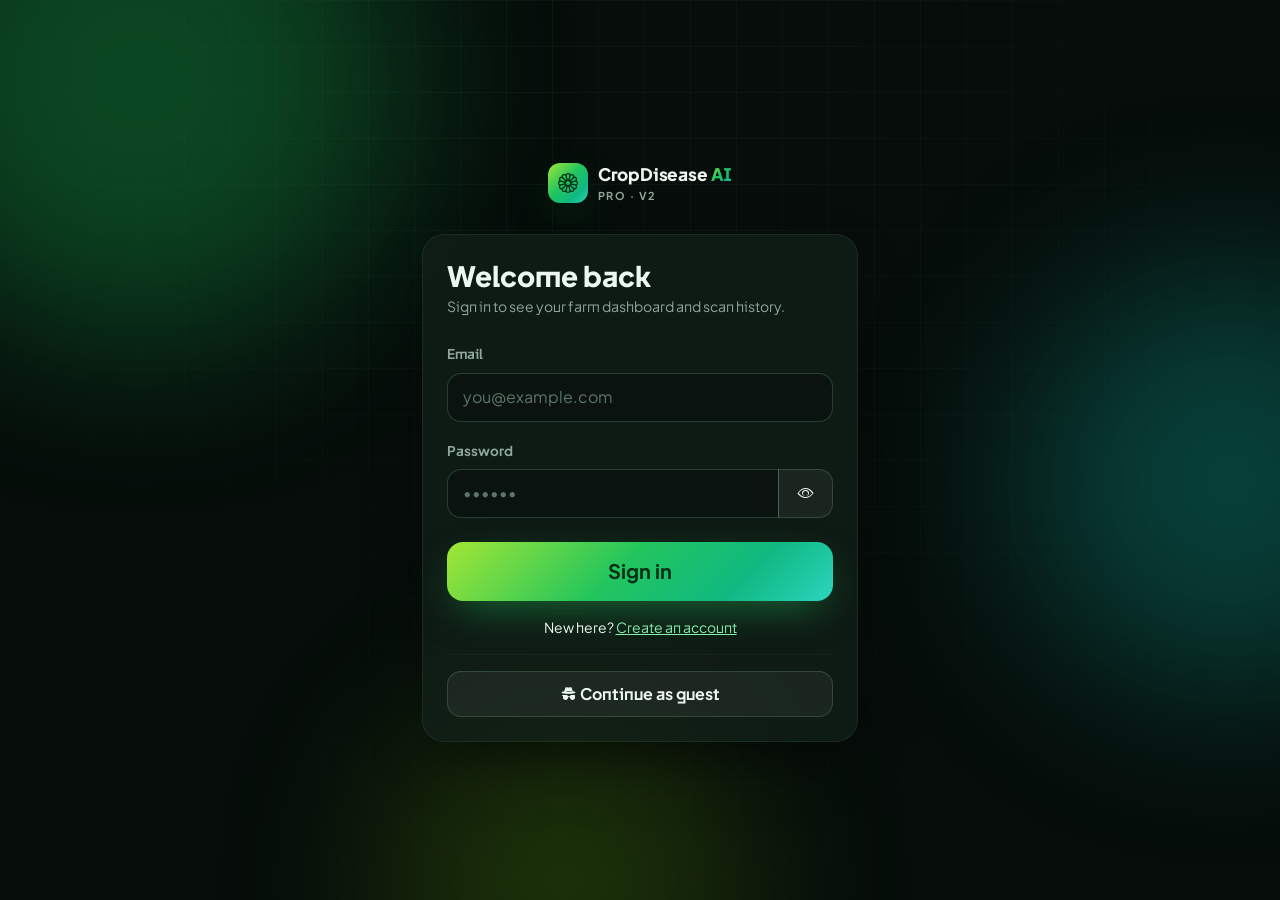
<file: src/main/resources/static/report.html>
<!DOCTYPE html>
<html lang="en" data-bs-theme="dark">
<head>
    <meta charset="UTF-8">
    <meta name="viewport" content="width=device-width, initial-scale=1, viewport-fit=cover">
    <title>Scan Report · CropDisease AI</title>
    <link href="https://fonts.googleapis.com/css2?family=Plus+Jakarta+Sans:wght@400;500;600;700;800&display=swap" rel="stylesheet">
    <link href="https://cdn.jsdelivr.net/npm/bootstrap@5.3.3/dist/css/bootstrap.min.css" rel="stylesheet">
    <link href="https://cdn.jsdelivr.net/npm/bootstrap-icons@1.11.3/font/bootstrap-icons.min.css" rel="stylesheet">
    <link href="css/app.css" rel="stylesheet">
    <link rel="icon" href="img/logo.svg" type="image/svg+xml">
    <style>
        .main { padding-bottom: 40px; }
        @media print { .compare input, .compare .handle { display: none; } .compare .top { clip-path: none !important; position: relative; } }
    </style>
</head>
<body>
<div class="bg-orbs"><span></span><span></span><span></span></div>
<main class="main"><div class="content" style="max-width:980px">
    <div class="d-flex align-items-center gap-3 mb-4">
        <span class="brand-mark"><i class="bi bi-flower1"></i></span>
        <div class="flex-grow-1"><b class="fs-5">CropDisease <span class="text-grad">AI</span> Pro</b>
            <div class="text-muted small">Leaf disease diagnosis report</div></div>
        <div class="no-print d-flex gap-2">
            <a href="history.html" class="btn btn-glass btn-sm"><i class="bi bi-arrow-left"></i> Back</a>
            <button class="btn btn-grad btn-sm" onclick="window.print()"><i class="bi bi-file-earmark-pdf"></i> Save as PDF</button>
        </div>
    </div>
    <div class="glass glass-sm mb-3"><div class="row small g-2" id="meta"></div></div>
    <div id="report"><div class="text-muted"><span class="spin bi bi-arrow-repeat"></span> Loading report...</div></div>
    <div class="text-muted small mt-4 text-center">Generated by CropDisease AI Pro · computer-vision estimate from one photo, not a laboratory test.</div>
</div></main>
<script src="js/app.js"></script>
<script>
    const me = CD.requireUser();
    const id = new URLSearchParams(location.search).get("id");
    (async () => {
        const data = await CD.api(`/api/scans/${id}?userId=${me.id}`);
        CD.$("#meta").innerHTML = [
            ["Report no.", "CD-" + String(data.scanId).padStart(5, "0")],
            ["Date", CD.fmtDate(data.createdAt)],
            ["Farmer", me.fullName + (me.village ? ", " + me.village : "")],
            ["Field / crop", (data.fieldName || "—") + " / " + await CD.cropName(data.crop)],
        ].map(([k, v]) => `<div class="col-6 col-md-3"><div class="text-muted">${k}</div><b>${CD.esc(v)}</b></div>`).join("");
        CD.renderResult(CD.$("#report"), data);
        document.title = "CropDisease report CD-" + data.scanId;
    })().catch(e => CD.$("#report").innerHTML = `<div class="glass empty"><i class="bi bi-exclamation-circle"></i>${CD.esc(e.message)}</div>`);
</script>
</body>
</html>
</file>
<file: src/main/resources/static/css/app.css>
/* =====================================================================
   CropDisease AI Pro - design system (theme layer on Bootstrap 5.3)
   ===================================================================== */

:root,
[data-bs-theme="dark"] {
    --cd-bg: #060D0A;
    --cd-bg-2: #0A1510;
    --cd-surface: rgba(18, 32, 25, .72);
    --cd-surface-solid: #111F18;
    --cd-surface-2: #172A20;
    --cd-surface-3: #1F3629;
    --cd-border: rgba(170, 255, 200, .08);
    --cd-border-strong: rgba(170, 255, 200, .16);
    --cd-text: #ECF7F0;
    --cd-muted: #8FA89A;
    --cd-faint: #5E7468;

    --cd-green: #22C55E;
    --cd-emerald: #10B981;
    --cd-lime: #A3E635;
    --cd-teal: #2DD4BF;
    --cd-amber: #FBBF24;
    --cd-orange: #FB923C;
    --cd-red: #F87171;
    --cd-pink: #F472B6;
    --cd-sky: #38BDF8;
    --cd-violet: #A78BFA;

    --cd-grad: linear-gradient(135deg, #A3E635 0%, #22C55E 45%, #10B981 75%, #2DD4BF 100%);
    --cd-grad-warm: linear-gradient(135deg, #FBBF24 0%, #FB923C 50%, #F87171 100%);
    --cd-grad-sky: linear-gradient(135deg, #2DD4BF 0%, #38BDF8 60%, #A78BFA 100%);
    --cd-grad-soft: linear-gradient(135deg, rgba(163, 230, 53, .14), rgba(45, 212, 191, .10));

    --cd-radius: 22px;
    --cd-radius-sm: 14px;
    --cd-shadow: 0 24px 60px -24px rgba(0, 0, 0, .75);
    --cd-glow: 0 14px 40px -12px rgba(34, 197, 94, .55);

    --bs-body-bg: var(--cd-bg);
    --bs-body-color: var(--cd-text);
    --bs-body-font-family: "Plus Jakarta Sans", system-ui, -apple-system, "Segoe UI", Roboto, sans-serif;
    --bs-secondary-color: var(--cd-muted);
    --bs-tertiary-color: var(--cd-faint);
    --bs-border-color: var(--cd-border-strong);
    --bs-secondary-bg: var(--cd-surface-2);
    --bs-tertiary-bg: var(--cd-surface-solid);
    --bs-primary: #22C55E;
    --bs-primary-rgb: 34, 197, 94;
    --bs-link-color: #86EFAC;
    --bs-link-hover-color: #BBF7D0;
    --bs-link-color-rgb: 134, 239, 172;
    --bs-emphasis-color: #ffffff;
    --bs-border-radius: 14px;
    --bs-border-radius-lg: 18px;
    --bs-focus-ring-color: rgba(34, 197, 94, .35);
}

* { -webkit-tap-highlight-color: transparent; }

html { scroll-behavior: smooth; }

body {
    background: var(--cd-bg);
    min-height: 100vh;
    font-feature-settings: "ss01", "cv11";
    overflow-x: hidden;
}

/* Living background: soft glowing blobs + subtle grid */
.bg-orbs { position: fixed; inset: 0; z-index: -1; overflow: hidden; pointer-events: none; }
.bg-orbs::before {
    content: ""; position: absolute; inset: 0;
    background-image: linear-gradient(rgba(170, 255, 200, .035) 1px, transparent 1px),
                      linear-gradient(90deg, rgba(170, 255, 200, .035) 1px, transparent 1px);
    background-size: 46px 46px;
    mask-image: radial-gradient(ellipse at 50% 0%, #000 20%, transparent 75%);
}
.bg-orbs span {
    position: absolute; border-radius: 50%; filter: blur(90px); opacity: .38;
    animation: drift 22s ease-in-out infinite alternate;
}
.bg-orbs span:nth-child(1) { width: 520px; height: 520px; background: #16A34A; top: -180px; left: -120px; }
.bg-orbs span:nth-child(2) { width: 420px; height: 420px; background: #0D9488; top: 30%; right: -160px; animation-delay: -6s; }
.bg-orbs span:nth-child(3) { width: 360px; height: 360px; background: #65A30D; bottom: -160px; left: 30%; animation-delay: -12s; opacity: .25; }
@keyframes drift {
    0% { transform: translate(0, 0) scale(1); }
    50% { transform: translate(60px, 40px) scale(1.12); }
    100% { transform: translate(-40px, 70px) scale(.95); }
}

/* ------------------------------------------------------------------
   Typography helpers
   ------------------------------------------------------------------ */
.fw-800 { font-weight: 800 !important; }
.fw-700 { font-weight: 700 !important; }
.fw-600 { font-weight: 600 !important; }
.min-w-0 { min-width: 0; }
.small-caps { font-size: .72rem; text-transform: uppercase; letter-spacing: .12em; font-weight: 700; color: var(--cd-muted); }
.text-grad { background: var(--cd-grad); -webkit-background-clip: text; background-clip: text; color: transparent; }
.text-grad-warm { background: var(--cd-grad-warm); -webkit-background-clip: text; background-clip: text; color: transparent; }
.text-muted { color: var(--cd-muted) !important; }
.text-lime { color: var(--cd-lime) !important; }
.text-amber { color: var(--cd-amber) !important; }
.text-red { color: var(--cd-red) !important; }
.text-sky { color: var(--cd-sky) !important; }
.display-hero { font-size: clamp(2.3rem, 5.4vw, 4.4rem); font-weight: 800; line-height: 1.04; letter-spacing: -.03em; }

/* ------------------------------------------------------------------
   App shell: sidebar (desktop) + bottom nav (mobile)
   ------------------------------------------------------------------ */
.app { display: flex; min-height: 100vh; }

.sidebar {
    width: 260px; flex-shrink: 0; position: sticky; top: 0; height: 100vh;
    padding: 22px 16px; display: flex; flex-direction: column; gap: 4px;
    background: rgba(8, 18, 13, .7); backdrop-filter: blur(18px);
    border-right: 1px solid var(--cd-border);
}
.brand { display: flex; align-items: center; gap: 10px; padding: 4px 10px 22px; text-decoration: none; color: var(--cd-text); }
.brand-mark {
    width: 40px; height: 40px; border-radius: 12px; display: grid; place-items: center;
    background: var(--cd-grad); color: #052E16; font-size: 1.25rem; box-shadow: var(--cd-glow);
}
.brand b { font-weight: 800; font-size: 1.08rem; letter-spacing: -.01em; }
.brand small { display: block; font-size: .68rem; color: var(--cd-muted); letter-spacing: .14em; text-transform: uppercase; font-weight: 700; }

.side-link {
    display: flex; align-items: center; gap: 12px; padding: 11px 14px; border-radius: 14px;
    color: var(--cd-muted); text-decoration: none; font-weight: 600; font-size: .94rem;
    transition: all .18s ease;
}
.side-link i { font-size: 1.1rem; width: 22px; text-align: center; }
.side-link:hover { color: var(--cd-text); background: rgba(255, 255, 255, .04); }
.side-link.active { color: #052E16; background: var(--cd-grad); box-shadow: var(--cd-glow); }
.side-section { margin: 16px 14px 6px; }
.side-foot { margin-top: auto; padding: 14px; border-radius: 18px; background: var(--cd-grad-soft); border: 1px solid var(--cd-border); }

.main { flex: 1; min-width: 0; padding: 26px clamp(16px, 3vw, 40px) 110px; }
.content { max-width: 1180px; margin: 0 auto; }

.topbar { display: flex; align-items: center; gap: 14px; margin-bottom: 24px; }
.topbar h1 { font-size: clamp(1.4rem, 2.6vw, 1.95rem); font-weight: 800; margin: 0; letter-spacing: -.02em; }
.topbar .sub { color: var(--cd-muted); font-size: .92rem; }

.bottom-nav { display: none; }

@media (max-width: 991.98px) {
    .sidebar { display: none; }
    .main { padding-top: 18px; }
    .bottom-nav {
        display: flex; position: fixed; left: 12px; right: 12px; bottom: calc(12px + env(safe-area-inset-bottom, 0px));
        z-index: 1030; justify-content: space-around; align-items: center; padding: 8px 6px;
        background: rgba(10, 22, 16, .86); backdrop-filter: blur(20px);
        border: 1px solid var(--cd-border-strong); border-radius: 24px; box-shadow: var(--cd-shadow);
    }
    .bottom-nav a {
        flex: 1; display: flex; flex-direction: column; align-items: center; gap: 2px; text-decoration: none;
        color: var(--cd-muted); font-size: .66rem; font-weight: 700; padding: 6px 0; border-radius: 16px;
    }
    .bottom-nav a i { font-size: 1.25rem; }
    .bottom-nav a.active { color: var(--cd-lime); }
    .bottom-nav a.fab {
        flex: 0 0 62px; height: 62px; margin-top: -30px; border-radius: 22px; color: #052E16;
        background: var(--cd-grad); box-shadow: var(--cd-glow); justify-content: center;
    }
    .bottom-nav a.fab i { font-size: 1.6rem; }
    .mobile-head { display: flex !important; }
}
.mobile-head { display: none !important; }

/* ------------------------------------------------------------------
   Cards
   ------------------------------------------------------------------ */
.glass {
    background: var(--cd-surface); backdrop-filter: blur(16px);
    border: 1px solid var(--cd-border); border-radius: var(--cd-radius);
    padding: 22px; box-shadow: var(--cd-shadow); position: relative;
}
.glass-sm { padding: 16px; border-radius: var(--cd-radius-sm); }
.glass.hoverable { transition: transform .2s ease, border-color .2s ease; }
.glass.hoverable:hover { transform: translateY(-3px); border-color: var(--cd-border-strong); }
.card-grad { background: var(--cd-grad); color: #052E16; border: none; }
.card-grad .text-muted, .card-grad .small-caps { color: rgba(5, 46, 22, .7) !important; }
.card-outline-grad { position: relative; }
.card-outline-grad::before {
    content: ""; position: absolute; inset: 0; border-radius: inherit; padding: 1px;
    background: var(--cd-grad); -webkit-mask: linear-gradient(#000 0 0) content-box, linear-gradient(#000 0 0);
    -webkit-mask-composite: xor; mask-composite: exclude; pointer-events: none; opacity: .65;
}

.stat { display: flex; gap: 14px; align-items: center; }
.stat-ico { width: 48px; height: 48px; border-radius: 15px; display: grid; place-items: center; font-size: 1.3rem; flex-shrink: 0; }
.stat-val { font-size: 1.7rem; font-weight: 800; line-height: 1; letter-spacing: -.02em; }
.ico-green { background: rgba(34, 197, 94, .14); color: var(--cd-green); }
.ico-amber { background: rgba(251, 191, 36, .14); color: var(--cd-amber); }
.ico-red { background: rgba(248, 113, 113, .14); color: var(--cd-red); }
.ico-sky { background: rgba(56, 189, 248, .14); color: var(--cd-sky); }
.ico-violet { background: rgba(167, 139, 250, .14); color: var(--cd-violet); }
.ico-teal { background: rgba(45, 212, 191, .14); color: var(--cd-teal); }

/* ------------------------------------------------------------------
   Buttons, chips, inputs
   ------------------------------------------------------------------ */
.btn { font-weight: 700; border-radius: 14px; padding: .65rem 1.15rem; }
.btn-grad { background: var(--cd-grad); color: #052E16; border: none; box-shadow: var(--cd-glow); transition: transform .15s ease, filter .15s ease; }
.btn-grad:hover, .btn-grad:focus { color: #052E16; filter: brightness(1.08); transform: translateY(-1px); }
.btn-grad:disabled { opacity: .6; transform: none; }
.btn-glass { background: rgba(255, 255, 255, .05); border: 1px solid var(--cd-border-strong); color: var(--cd-text); }
.btn-glass:hover { background: rgba(255, 255, 255, .09); color: #fff; border-color: rgba(170, 255, 200, .3); }
.btn-lg { padding: .9rem 1.5rem; border-radius: 16px; }
.icon-btn {
    width: 42px; height: 42px; border-radius: 13px; display: inline-grid; place-items: center;
    background: rgba(255, 255, 255, .05); border: 1px solid var(--cd-border); color: var(--cd-text); text-decoration: none;
}
.icon-btn:hover { background: rgba(255, 255, 255, .1); color: #fff; }

.chip {
    display: inline-flex; align-items: center; gap: 6px; padding: 8px 14px; border-radius: 999px;
    border: 1px solid var(--cd-border-strong); background: rgba(255, 255, 255, .03);
    color: var(--cd-muted); font-weight: 600; font-size: .86rem; cursor: pointer; user-select: none;
    transition: all .15s ease; white-space: nowrap;
}
.chip:hover { color: var(--cd-text); border-color: rgba(170, 255, 200, .3); }
.chip.active { background: rgba(163, 230, 53, .14); border-color: rgba(163, 230, 53, .55); color: var(--cd-lime); }
.chip-row { display: flex; gap: 8px; flex-wrap: wrap; }
.chip-scroll { display: flex; gap: 8px; overflow-x: auto; padding-bottom: 6px; scrollbar-width: none; }
.chip-scroll::-webkit-scrollbar { display: none; }

.badge-soft { padding: 5px 10px; border-radius: 999px; font-weight: 700; font-size: .72rem; letter-spacing: .02em; }
.b-green { background: rgba(34, 197, 94, .15); color: #86EFAC; }
.b-amber { background: rgba(251, 191, 36, .15); color: #FCD34D; }
.b-red { background: rgba(248, 113, 113, .16); color: #FCA5A5; }
.b-sky { background: rgba(56, 189, 248, .15); color: #7DD3FC; }
.b-violet { background: rgba(167, 139, 250, .16); color: #C4B5FD; }
.b-gray { background: rgba(255, 255, 255, .08); color: var(--cd-muted); }

.form-control, .form-select {
    background-color: rgba(0, 0, 0, .25); border: 1px solid var(--cd-border-strong); color: var(--cd-text);
    border-radius: 14px; padding: .72rem .95rem;
}
.form-control:focus, .form-select:focus { background-color: rgba(0, 0, 0, .35); border-color: rgba(163, 230, 53, .55); color: #fff; box-shadow: 0 0 0 4px rgba(163, 230, 53, .12); }
.form-control::placeholder { color: var(--cd-faint); }
.form-label { font-weight: 700; font-size: .84rem; color: var(--cd-muted); }
.input-group-text { background: rgba(0, 0, 0, .3); border-color: var(--cd-border-strong); color: var(--cd-muted); border-radius: 14px; }

/* ------------------------------------------------------------------
   Scanner
   ------------------------------------------------------------------ */
.dropzone {
    border: 2px dashed rgba(163, 230, 53, .35); border-radius: 24px; min-height: 330px;
    display: grid; place-items: center; text-align: center; cursor: pointer; position: relative; overflow: hidden;
    background: radial-gradient(ellipse at center, rgba(163, 230, 53, .07), transparent 70%);
    transition: border-color .2s ease, background .2s ease;
}
.dropzone:hover, .dropzone.drag { border-color: var(--cd-lime); background: radial-gradient(ellipse at center, rgba(163, 230, 53, .14), transparent 70%); }
.dropzone img { position: absolute; inset: 0; width: 100%; height: 100%; object-fit: contain; background: #030805; }
.dz-ico {
    width: 84px; height: 84px; border-radius: 26px; display: grid; place-items: center; margin: 0 auto 16px;
    background: var(--cd-grad); color: #052E16; font-size: 2.2rem; box-shadow: var(--cd-glow);
    animation: pulse 2.6s ease-in-out infinite;
}
@keyframes pulse { 0%, 100% { transform: scale(1); } 50% { transform: scale(1.06); } }

.scanning::after {
    content: ""; position: absolute; left: 0; right: 0; height: 3px; top: 0;
    background: linear-gradient(90deg, transparent, var(--cd-lime), transparent);
    box-shadow: 0 0 24px 6px rgba(163, 230, 53, .6); animation: scanline 1.6s ease-in-out infinite;
}
.scanning::before {
    content: ""; position: absolute; inset: 0; z-index: 1;
    background: linear-gradient(rgba(163, 230, 53, .08) 1px, transparent 1px), linear-gradient(90deg, rgba(163, 230, 53, .08) 1px, transparent 1px);
    background-size: 24px 24px;
}
@keyframes scanline { 0% { top: 0; } 50% { top: calc(100% - 3px); } 100% { top: 0; } }

.steps-live { list-style: none; padding: 0; margin: 0; }
.steps-live li { display: flex; align-items: center; gap: 10px; padding: 7px 0; color: var(--cd-faint); font-weight: 600; font-size: .9rem; transition: color .3s; }
.steps-live li i { width: 20px; }
.steps-live li.on { color: var(--cd-text); }
.steps-live li.done { color: var(--cd-green); }

/* Confidence ring */
.ring {
    --p: 0; --c: var(--cd-green);
    width: 132px; height: 132px; border-radius: 50%; display: grid; place-items: center; flex-shrink: 0;
    background: conic-gradient(var(--c) calc(var(--p) * 1%), rgba(255, 255, 255, .07) 0);
    transition: --p 1s ease;
}
.ring > div { width: 106px; height: 106px; border-radius: 50%; background: var(--cd-surface-solid); display: grid; place-items: center; text-align: center; }
.ring b { font-size: 1.7rem; font-weight: 800; line-height: 1; display: block; }
.ring small { font-size: .66rem; color: var(--cd-muted); font-weight: 700; letter-spacing: .1em; text-transform: uppercase; }

/* Before / after compare */
.compare { position: relative; border-radius: 18px; overflow: hidden; background: #000; aspect-ratio: 4 / 3; user-select: none; }
.compare img { position: absolute; inset: 0; width: 100%; height: 100%; object-fit: contain; }
.compare .top { clip-path: inset(0 0 0 50%); }
.compare input[type=range] { position: absolute; inset: 0; width: 100%; height: 100%; opacity: 0; cursor: ew-resize; margin: 0; }
.compare .handle { position: absolute; top: 0; bottom: 0; left: 50%; width: 3px; background: var(--cd-lime); box-shadow: 0 0 18px rgba(163, 230, 53, .8); pointer-events: none; }
.compare .handle::after {
    content: "\F12F"; font-family: bootstrap-icons; position: absolute; top: 50%; left: 50%; transform: translate(-50%, -50%);
    width: 38px; height: 38px; border-radius: 50%; background: var(--cd-lime); color: #052E16; display: grid; place-items: center; font-size: 1.1rem;
}
.compare .lbl { position: absolute; top: 10px; padding: 4px 10px; border-radius: 999px; font-size: .7rem; font-weight: 800; background: rgba(0, 0, 0, .6); letter-spacing: .06em; }

.legend-dot { width: 11px; height: 11px; border-radius: 4px; display: inline-block; margin-right: 6px; }

.meter { height: 10px; border-radius: 999px; background: rgba(255, 255, 255, .07); overflow: hidden; }
.meter > span { display: block; height: 100%; border-radius: inherit; background: var(--cd-grad); transition: width 1s ease; }

.cand { display: flex; align-items: center; gap: 12px; padding: 12px 0; border-bottom: 1px solid var(--cd-border); }
.cand:last-child { border-bottom: none; }

.tabs-pill { display: flex; gap: 6px; padding: 5px; background: rgba(0, 0, 0, .25); border-radius: 16px; border: 1px solid var(--cd-border); overflow-x: auto; }
.tabs-pill button { flex: 1; border: none; background: none; color: var(--cd-muted); font-weight: 700; padding: 9px 12px; border-radius: 12px; font-size: .86rem; white-space: nowrap; }
.tabs-pill button.active { background: var(--cd-surface-3); color: var(--cd-text); box-shadow: inset 0 0 0 1px var(--cd-border-strong); }

.tick-list { list-style: none; padding: 0; margin: 0; }
.tick-list li { position: relative; padding: 8px 0 8px 32px; border-bottom: 1px dashed var(--cd-border); }
.tick-list li:last-child { border-bottom: none; }
.tick-list li::before {
    content: "\F26E"; font-family: bootstrap-icons; position: absolute; left: 0; top: 7px;
    width: 22px; height: 22px; border-radius: 7px; display: grid; place-items: center; font-size: .9rem;
    background: rgba(34, 197, 94, .15); color: var(--cd-green);
}
.tick-list.warn li::before { content: "\F33A"; background: rgba(251, 191, 36, .15); color: var(--cd-amber); }
.tick-list.shield li::before { content: "\F5A0"; background: rgba(56, 189, 248, .15); color: var(--cd-sky); }
.tick-list.flask li::before { content: "\F3C8"; background: rgba(167, 139, 250, .15); color: var(--cd-violet); }

.timeline { position: relative; padding-left: 26px; }
.timeline::before { content: ""; position: absolute; left: 8px; top: 6px; bottom: 6px; width: 2px; background: linear-gradient(var(--cd-lime), var(--cd-teal), transparent); }
.timeline .t-item { position: relative; padding-bottom: 18px; }
.timeline .t-item::before { content: ""; position: absolute; left: -23px; top: 5px; width: 12px; height: 12px; border-radius: 50%; background: var(--cd-lime); box-shadow: 0 0 0 4px rgba(163, 230, 53, .18); }

/* Crop / disease cards */
.crop-tile {
    display: flex; flex-direction: column; align-items: center; gap: 6px; padding: 16px 10px; border-radius: 18px;
    border: 1px solid var(--cd-border); background: rgba(255, 255, 255, .025); cursor: pointer; text-align: center;
    transition: all .15s ease; color: var(--cd-text); text-decoration: none;
}
.crop-tile .em { font-size: 2rem; line-height: 1; }
.crop-tile b { font-size: .84rem; }
.crop-tile small { color: var(--cd-muted); font-size: .7rem; }
.crop-tile:hover { border-color: var(--cd-border-strong); transform: translateY(-2px); }
.crop-tile.active { border-color: rgba(163, 230, 53, .6); background: rgba(163, 230, 53, .1); box-shadow: 0 0 0 3px rgba(163, 230, 53, .1); }

.d-card { display: block; text-decoration: none; color: var(--cd-text); height: 100%; }
.d-card:hover { color: var(--cd-text); }
.sev-bar { height: 4px; border-radius: 4px; }

/* Chat */
.chat { height: calc(100vh - 290px); min-height: 380px; overflow-y: auto; display: flex; flex-direction: column; gap: 14px; padding: 6px; }
.msg { max-width: 82%; padding: 13px 16px; border-radius: 18px; line-height: 1.5; font-size: .94rem; animation: rise .3s ease; }
.msg.me { align-self: flex-end; background: var(--cd-grad); color: #052E16; font-weight: 600; border-bottom-right-radius: 6px; }
.msg.bot { align-self: flex-start; background: var(--cd-surface-2); border: 1px solid var(--cd-border); border-bottom-left-radius: 6px; }
.msg.bot ul { margin: 8px 0 0; padding-left: 18px; }
.msg.bot li { margin-bottom: 4px; }
.typing span { display: inline-block; width: 7px; height: 7px; border-radius: 50%; background: var(--cd-muted); margin-right: 3px; animation: blink 1.2s infinite; }
.typing span:nth-child(2) { animation-delay: .2s; }
.typing span:nth-child(3) { animation-delay: .4s; }
@keyframes blink { 0%, 80%, 100% { opacity: .2; } 40% { opacity: 1; } }

/* Weather */
.wx-day { text-align: center; padding: 14px 8px; border-radius: 18px; background: rgba(255, 255, 255, .03); border: 1px solid var(--cd-border); cursor: pointer; transition: all .15s; }
.wx-day:hover, .wx-day.active { border-color: rgba(163, 230, 53, .5); background: rgba(163, 230, 53, .07); }
.wx-day .ic { font-size: 1.7rem; }
.risk-pill { display: inline-block; padding: 3px 9px; border-radius: 999px; font-size: .68rem; font-weight: 800; }
.risk-Low { background: rgba(34, 197, 94, .16); color: #86EFAC; }
.risk-Moderate { background: rgba(251, 191, 36, .16); color: #FCD34D; }
.risk-High { background: rgba(251, 146, 60, .18); color: #FDBA74; }
.risk-Very { background: rgba(248, 113, 113, .2); color: #FCA5A5; }

/* Landing */
.nav-land { display: flex; align-items: center; justify-content: space-between; padding: 18px 0; }
.hero-visual { position: relative; border-radius: 32px; overflow: hidden; aspect-ratio: 1 / 1; max-width: 520px; margin-left: auto; }
.hero-visual .leaf-card {
    position: absolute; inset: 9%; border-radius: 28px; background: linear-gradient(160deg, #14532D, #052E16);
    border: 1px solid rgba(163, 230, 53, .25); display: grid; place-items: center; overflow: hidden;
}
.float-chip {
    position: absolute; padding: 12px 16px; border-radius: 18px; background: rgba(10, 22, 16, .85); backdrop-filter: blur(14px);
    border: 1px solid var(--cd-border-strong); box-shadow: var(--cd-shadow); font-weight: 700; font-size: .86rem;
    animation: floaty 5s ease-in-out infinite;
}
@keyframes floaty { 0%, 100% { transform: translateY(0); } 50% { transform: translateY(-10px); } }
.feature-ico { width: 54px; height: 54px; border-radius: 17px; display: grid; place-items: center; font-size: 1.45rem; margin-bottom: 16px; }

/* Misc */
.reveal { opacity: 0; transform: translateY(14px); animation: rise .55s ease forwards; }
.d1 { animation-delay: .05s; } .d2 { animation-delay: .12s; } .d3 { animation-delay: .19s; } .d4 { animation-delay: .26s; } .d5 { animation-delay: .33s; }
@keyframes rise { to { opacity: 1; transform: none; } }
@media (prefers-reduced-motion: reduce) {
    .reveal { opacity: 1; transform: none; animation: none; }
    .bg-orbs span, .float-chip, .dz-ico { animation: none; }
}

.avatar {
    width: 42px; height: 42px; border-radius: 14px; display: grid; place-items: center; font-weight: 800;
    background: var(--cd-grad-sky); color: #04131F; text-decoration: none; flex-shrink: 0;
}
.empty { text-align: center; padding: 48px 16px; color: var(--cd-muted); }
.empty i { font-size: 2.6rem; display: block; margin-bottom: 10px; color: var(--cd-faint); }
.thumb { width: 64px; height: 64px; border-radius: 14px; object-fit: cover; background: #000; flex-shrink: 0; }
hr { border-color: var(--cd-border-strong); }
.table { --bs-table-bg: transparent; --bs-table-border-color: var(--cd-border); }
.toast-wrap { position: fixed; top: 18px; left: 50%; transform: translateX(-50%); z-index: 2000; display: flex; flex-direction: column; gap: 8px; width: min(420px, calc(100% - 32px)); }
.toast-x { padding: 12px 16px; border-radius: 14px; background: var(--cd-surface-2); border: 1px solid var(--cd-border-strong); box-shadow: var(--cd-shadow); font-weight: 600; animation: rise .25s ease; display: flex; gap: 10px; align-items: center; }
.toast-x.err { border-color: rgba(248, 113, 113, .5); }
.toast-x.ok { border-color: rgba(34, 197, 94, .5); }
.spin { animation: spin 1s linear infinite; display: inline-block; }
@keyframes spin { to { transform: rotate(360deg); } }
::-webkit-scrollbar { width: 10px; height: 10px; }
::-webkit-scrollbar-thumb { background: var(--cd-surface-3); border-radius: 10px; border: 2px solid var(--cd-bg); }

/* Print (scan report) */
@media print {
    body { background: #fff !important; color: #111 !important; }
    .sidebar, .bottom-nav, .no-print, .bg-orbs { display: none !important; }
    .main { padding: 0 !important; }
    .glass { background: #fff !important; border: 1px solid #ddd !important; box-shadow: none !important; color: #111 !important; backdrop-filter: none !important; break-inside: avoid; }
    .text-muted, .small-caps { color: #555 !important; }
    .text-grad { color: #15803D !important; background: none !important; }
}
</file>
